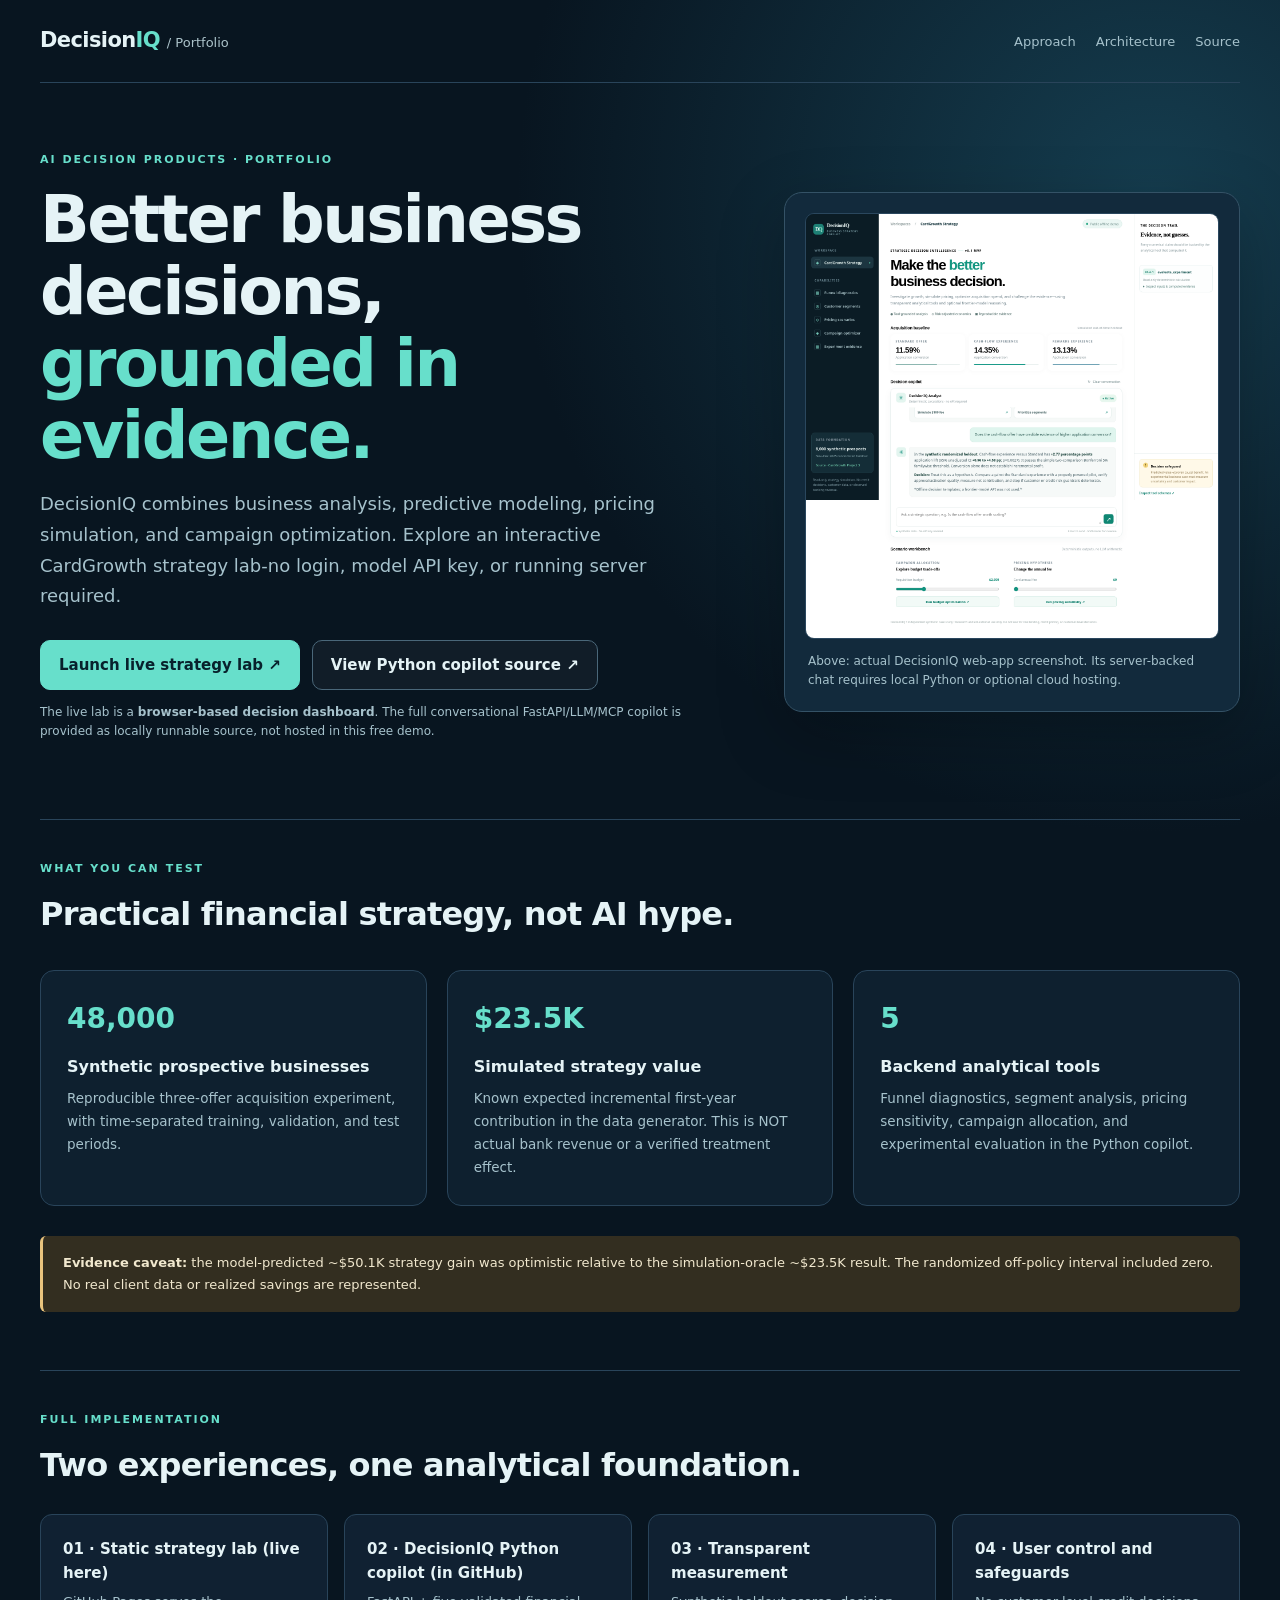
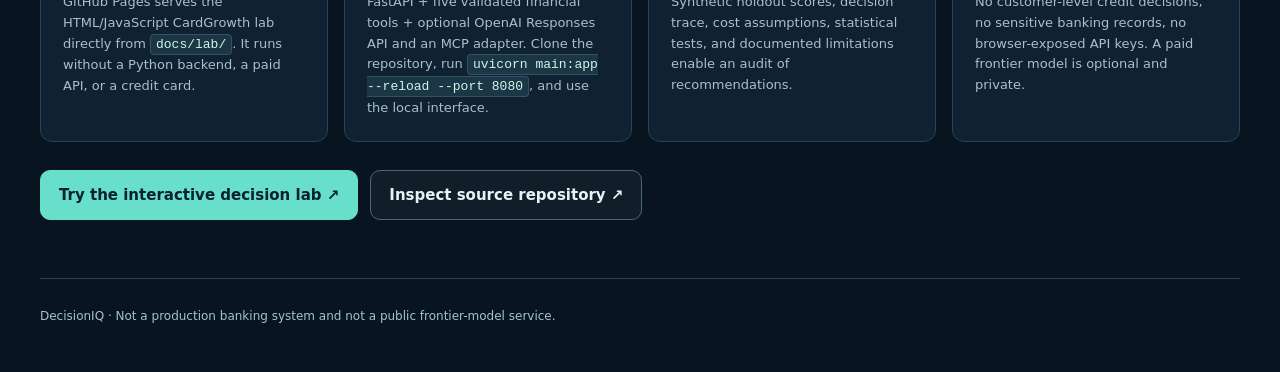
<file: docs/index.html>
<!doctype html>
<html lang="en">
<head>
<meta charset="utf-8"><meta name="viewport" content="width=device-width,initial-scale=1">
<meta name="theme-color" content="#081622"><meta name="description" content="DecisionIQ: evidence-grounded business strategy and optimization portfolio, featuring an interactive synthetic CardGrowth Decision Lab.">
<title>DecisionIQ | Business Strategy & AI Decision Lab</title>
<style>
:root{color-scheme:dark;--bg:#081520;--surface:#122638;--surface2:#102132;--line:#29445a;--ink:#e5f3f6;--muted:#a6c2cc;--accent:#67dfcb;--accent2:#a9b4ff}*{box-sizing:border-box}html{scroll-behavior:smooth}body{font:15px/1.6 Inter,ui-sans-serif,system-ui,-apple-system,Segoe UI,Arial,sans-serif;margin:0;background:radial-gradient(circle at 90% 10%,#153d4f,transparent 30%),var(--bg);color:var(--ink)}a{color:inherit;text-decoration:none}.wrap{width:100%;max-width:100%;margin:0;padding:0 40px}.top{padding:24px 0;display:flex;justify-content:space-between;align-items:center;gap:12px;border-bottom:1px solid var(--line)}.brand{font-weight:850;font-size:21px;letter-spacing:-.6px}.brand span{color:var(--accent)}.topnav a{font-size:13px;color:var(--muted);margin-left:20px}.topnav a:hover{color:var(--ink)}.label{letter-spacing:2px;text-transform:uppercase;font-size:11px;font-weight:800;color:var(--accent)}.hero{display:grid;grid-template-columns:1.2fr .8fr;gap:60px;padding:68px 0 66px;align-items:center}.hero h1{font-size:clamp(38px,5.1vw,72px);letter-spacing:-2.5px;line-height:1.1;margin:16px 0}.hero h1 em{font-style:normal;color:var(--accent)}.lead{font-size:18px;line-height:1.7;color:var(--muted);max-width:90%}.buttons{display:flex;gap:12px;flex-wrap:wrap;margin-top:28px}.button{display:inline-block;padding:12px 18px;border-radius:10px;font-weight:750;border:1px solid #4a6779;transition:transform .12s}.button:hover{transform:translateY(-2px)}.primary{background:var(--accent);border-color:var(--accent);color:#08212c}.secondary{background:rgba(255,255,255,.035)}.sub{font-size:12px;color:var(--muted);margin-top:13px}.visual{padding:20px;border-radius:18px;background:#122a3c;border:1px solid #345266;box-shadow:0 22px 65px rgba(0,0,0,.25);width:100%}.visual img{width:100%;height:auto;display:block;border-radius:9px;border:1px solid #2a475e}.visual-caption{font-size:12px;color:var(--muted);margin:13px 3px 1px}.cards{display:grid;grid-template-columns:repeat(3,1fr);gap:20px;margin:30px 0}.card{background:rgba(17,37,53,.75);border:1px solid var(--line);border-radius:14px;padding:26px}.card .num{font-size:28px;font-weight:850;color:var(--accent);font-variant-numeric:tabular-nums}.card h3{font-size:16px;margin:12px 0 8px}.card p{color:var(--muted);font-size:13.5px;line-height:1.7;margin:0}.section{padding:40px 0 58px;border-top:1px solid var(--line)}.section h2{font-size:32px;letter-spacing:-.8px;margin:11px 0}.section p{color:var(--muted);max-width:100%}.steps{display:grid;grid-template-columns:repeat(4,1fr);gap:16px;margin:23px 0 24px}.step{padding:22px;border:1px solid var(--line);border-radius:12px;background:var(--surface2)}.step strong{display:block;color:var(--ink);margin-bottom:7px}.step p{margin:0;font-size:13px}.notice{border-left:3px solid #e9c47e;background:#332e20;padding:16px 20px;border-radius:6px;color:#f1e8ce;font-size:13px;line-height:1.7}.foot{font-size:12px;color:var(--muted);border-top:1px solid var(--line);padding:28px 0 48px}.foot a{color:var(--accent)}code{background:#1c3645;border:1px solid #335263;border-radius:4px;padding:2px 5px;color:#cbf8eb}@media(max-width:1100px){.steps{grid-template-columns:repeat(2,1fr)}}@media(max-width:850px){.wrap{padding:0 20px}.hero{grid-template-columns:1fr;gap:30px;padding:48px 0}.cards{grid-template-columns:1fr}.steps{grid-template-columns:1fr}.topnav a{margin-left:8px}.hero h1{font-size:43px}}
</style>
</head>
<body><div class="wrap"><header class="top"><div class="brand">Decision<span>IQ</span> <span style="font-weight:500;color:#acc3ca;font-size:13px;letter-spacing:0">/ Portfolio</span></div><nav class="topnav"><a href="#method">Approach</a><a href="#technical">Architecture</a><a id="sourceLink" href="#technical">Source</a></nav></header>
<main>
<section class="hero"><div><div class="label">AI decision products · Portfolio</div><h1>Better business decisions, <em>grounded in evidence.</em></h1><p class="lead">DecisionIQ combines business analysis, predictive modeling, pricing simulation, and campaign optimization. Explore an interactive CardGrowth strategy lab-no login, model API key, or running server required.</p><div class="buttons"><a class="button primary" href="./lab/index.html">Launch live strategy lab ↗</a><a class="button secondary" id="sourceCTA" href="#technical">View Python copilot source ↗</a></div><p class="sub">The live lab is a <strong>browser-based decision dashboard</strong>. The full conversational FastAPI/LLM/MCP copilot is provided as locally runnable source, not hosted in this free demo.</p></div><div class="visual"><img src="./preview.png" alt="Screenshot of the separate locally runnable DecisionIQ conversational interface" loading="lazy"><p class="visual-caption">Above: actual DecisionIQ web-app screenshot. Its server-backed chat requires local Python or optional cloud hosting.</p></div></section>
<section class="section" id="method"><div class="label">What you can test</div><h2>Practical financial strategy, not AI hype.</h2><div class="cards"><article class="card"><div class="num">48,000</div><h3>Synthetic prospective businesses</h3><p>Reproducible three-offer acquisition experiment, with time-separated training, validation, and test periods.</p></article><article class="card"><div class="num">$23.5K</div><h3>Simulated strategy value</h3><p>Known expected incremental first-year contribution in the data generator. This is NOT actual bank revenue or a verified treatment effect.</p></article><article class="card"><div class="num">5</div><h3>Backend analytical tools</h3><p>Funnel diagnostics, segment analysis, pricing sensitivity, campaign allocation, and experimental evaluation in the Python copilot.</p></article></div><div class="notice"><strong>Evidence caveat:</strong> the model-predicted ~$50.1K strategy gain was optimistic relative to the simulation-oracle ~$23.5K result. The randomized off-policy interval included zero. No real client data or realized savings are represented.</div></section>
<section class="section" id="technical"><div class="label">Full implementation</div><h2>Two experiences, one analytical foundation.</h2><div class="steps"><div class="step"><strong>01 · Static strategy lab (live here)</strong><p>GitHub Pages serves the HTML/JavaScript CardGrowth lab directly from <code>docs/lab/</code>. It runs without a Python backend, a paid API, or a credit card.</p></div><div class="step"><strong>02 · DecisionIQ Python copilot (in GitHub)</strong><p>FastAPI + five validated financial tools + optional OpenAI Responses API and an MCP adapter. Clone the repository, run <code>uvicorn main:app --reload --port 8080</code>, and use the local interface.</p></div><div class="step"><strong>03 · Transparent measurement</strong><p>Synthetic holdout scores, decision trace, cost assumptions, statistical tests, and documented limitations enable an audit of recommendations.</p></div><div class="step"><strong>04 · User control and safeguards</strong><p>No customer-level credit decisions, no sensitive banking records, no browser-exposed API keys. A paid frontier model is optional and private.</p></div></div><div class="buttons"><a class="button primary" href="./lab/index.html">Try the interactive decision lab ↗</a><a class="button secondary" id="sourceBottom" href="#technical">Inspect source repository ↗</a></div></section>
</main><footer class="foot">DecisionIQ · Not a production banking system and not a public frontier-model service.</footer></div>
<script>
const p = window.location.pathname.split('/').filter(Boolean);
const owner = window.location.hostname.endsWith('.github.io') ? window.location.hostname.replace(/\.github\.io$/, '') : null;
const repo = p.length ? p : 'decisioniq-copilot';
if (owner) {
  const url = 'https://github.com' + encodeURIComponent(owner) + '/' + encodeURIComponent(repo);
  ['sourceLink', 'sourceCTA', 'sourceBottom'].forEach(id => {
    const el = document.getElementById(id);
    if (el) el.href = url;
  });
}
</script>
</body>
</html>
</file>
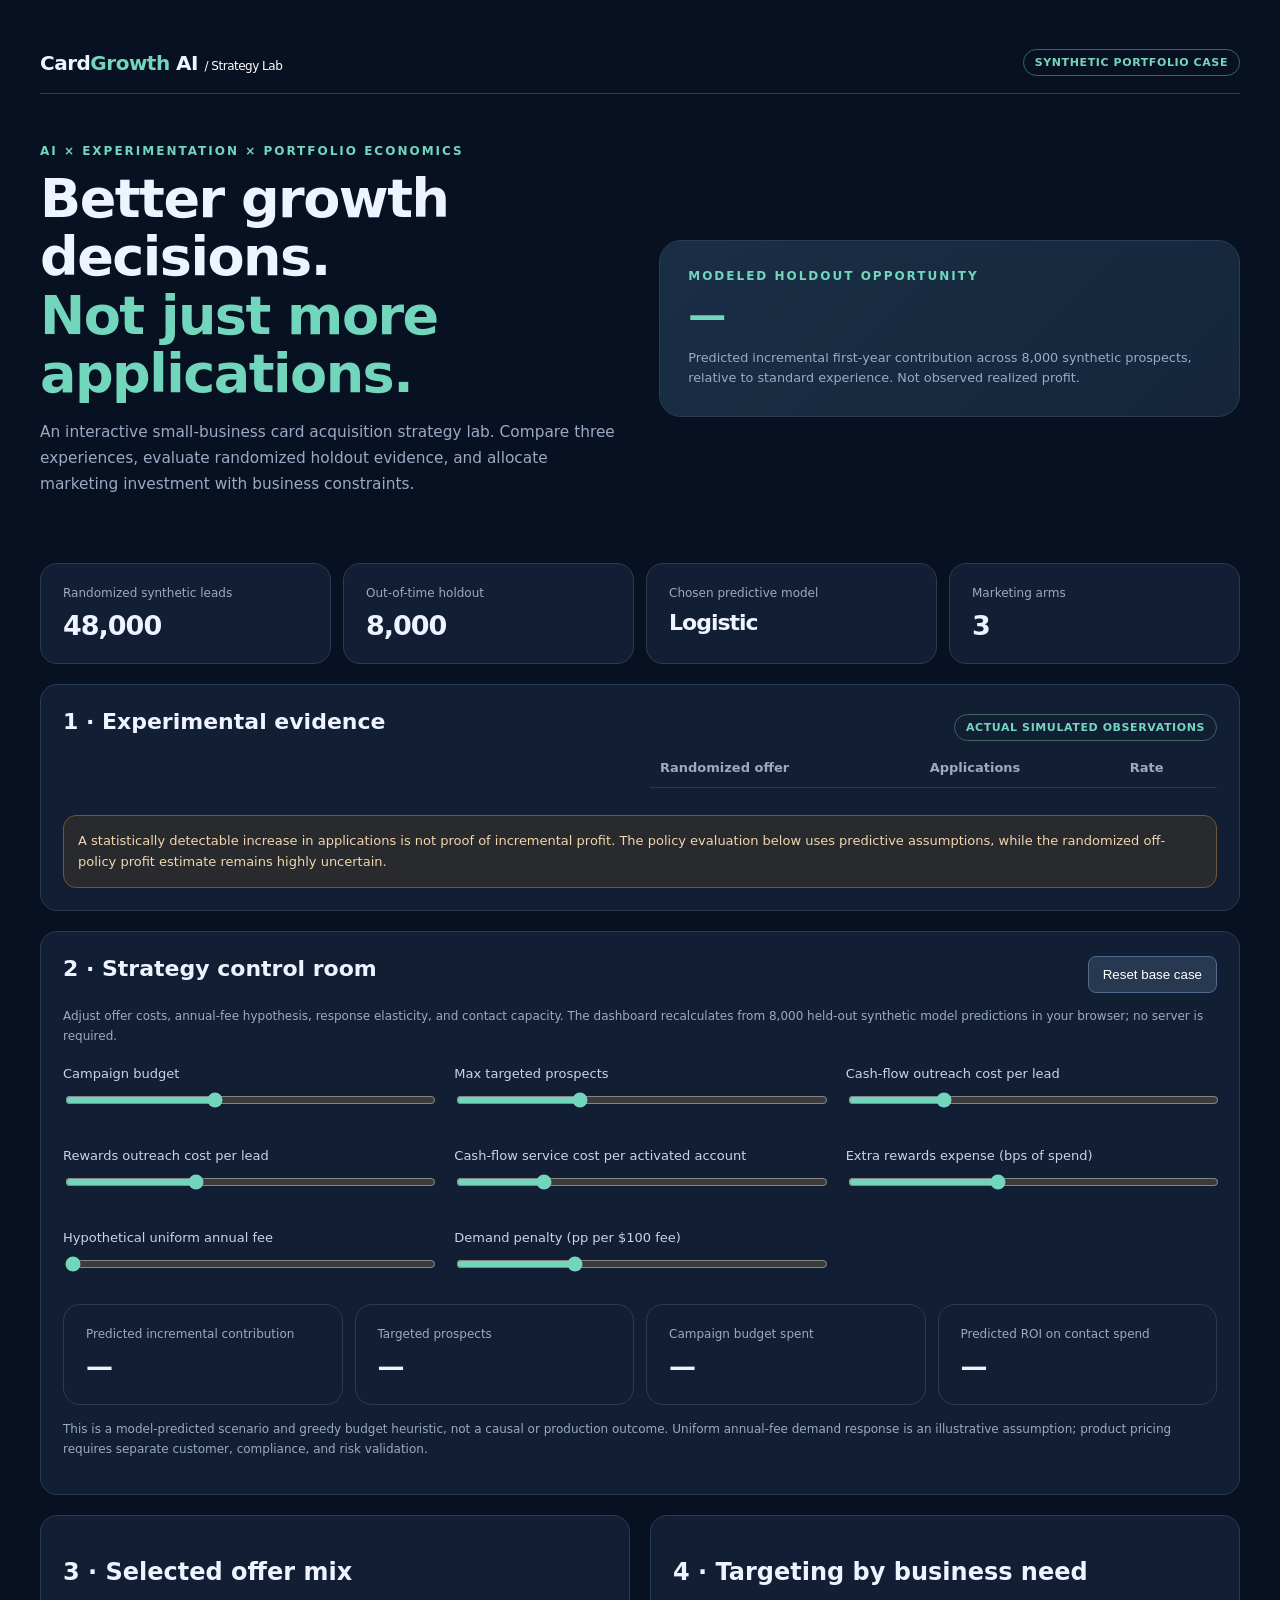
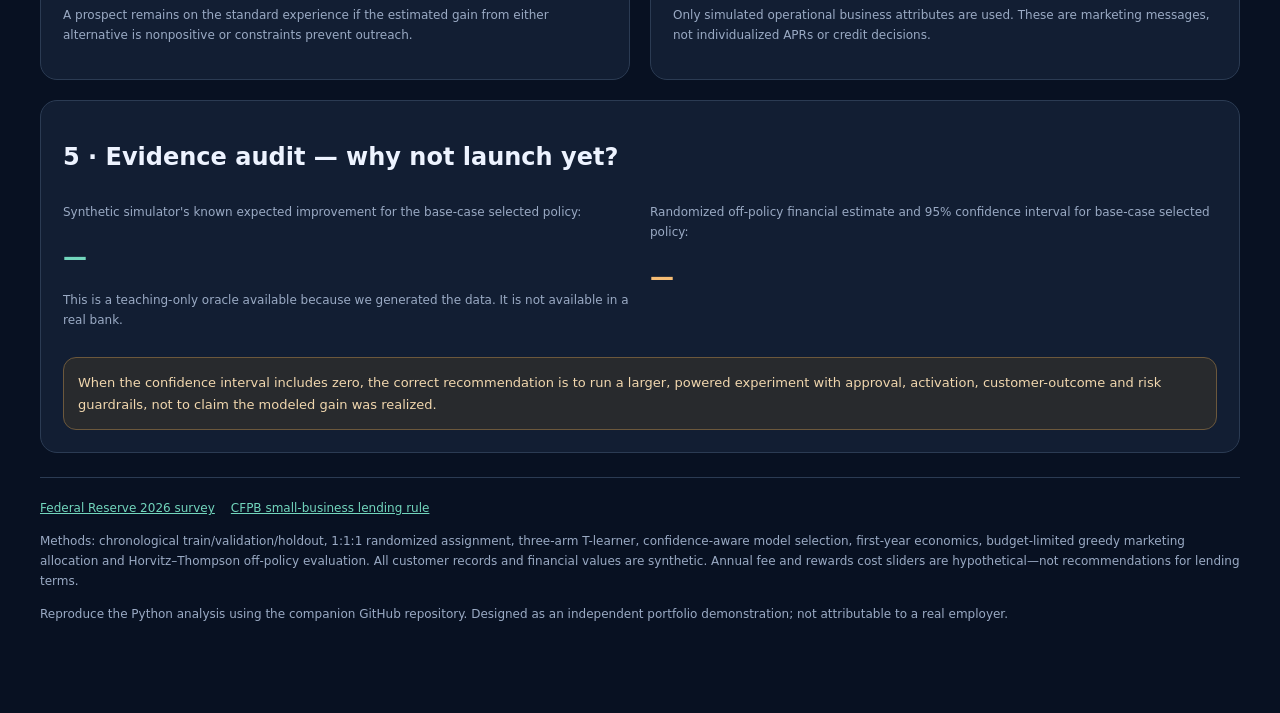
<file: docs/lab/index.html>
<!doctype html>
<html lang="en"><head><meta charset="utf-8"><meta name="viewport" content="width=device-width, initial-scale=1">
<meta name="description" content="CardGrowth AI: a synthetic data portfolio lab for small-business card experimentation, targeting and unit economics."><title>CardGrowth AI | Strategy Lab</title>
<style>
:root{font-family:Inter,ui-sans-serif,system-ui,-apple-system,Segoe UI,Arial,sans-serif;background:#081122;color:#edf3ff;--muted:#9aaac4;--card:#121e33;--border:#2b3b53;--accent:#72d6bd;--blue:#90abff}
*{box-sizing:border-box}body{margin:0;width:100%;min-height:100vh;overflow-x:hidden}a{color:var(--accent)}
.wrap{width:100%;max-width:1400px;margin:auto;padding:clamp(16px, 3vw, 32px) clamp(16px, 4vw, 40px) clamp(40px, 6vw, 80px)}
.top{display:flex;justify-content:space-between;align-items:center;flex-wrap:wrap;gap:12px;border-bottom:1px solid var(--border);padding:17px 0}
.mark{font-weight:900;letter-spacing:-.5px;font-size:clamp(17px, 2vw, 20px)}
.mark span{color:var(--accent)}
.chip{display:inline-flex;gap:6px;border:1px solid #3d665f;color:var(--accent);border-radius:30px;padding:6px 11px;font-size:11px;font-weight:700;letter-spacing:.6px;text-transform:uppercase}
.hero{display:grid;grid-template-columns:repeat(auto-fit, minmax(min(100%, 340px), 1fr));gap:clamp(20px, 3vw, 40px);align-items:center;padding:clamp(24px, 4vw, 50px) 0}
.eyebrow{color:var(--accent);font-size:12px;letter-spacing:2px;font-weight:800}
.hero h1{font-size:clamp(28px, 4.5vw, 54px);line-height:1.08;letter-spacing:-1.5px;margin:12px 0 16px}
.hero p{color:var(--muted);font-size:clamp(14px, 1.2vw, 16px);line-height:1.7}
.bigbox{border:1px solid var(--border);background:linear-gradient(135deg,#192e45,#15263b);border-radius:22px;padding:clamp(20px, 3vw, 28px)}
.bigbox strong{font-size:clamp(30px, 4vw, 38px);color:var(--accent);display:block;margin:10px 0}
.bigbox small{line-height:1.5;color:var(--muted);font-size:clamp(12px, 1vw, 13px)}
.grid{display:grid;grid-template-columns:repeat(auto-fit, minmax(min(100%, 220px), 1fr));gap:12px}
.kpi,.panel{background:var(--card);border:1px solid var(--border);border-radius:17px;padding:clamp(16px, 2.5vw, 22px)}
.kpi label{display:block;font-size:12px;color:var(--muted);margin-bottom:10px}
.kpi b{font-size:clamp(22px, 2.5vw, 27px);letter-spacing:-1px}
.panel{margin-top:20px}
.sectionhead{display:flex;justify-content:space-between;align-items:center;flex-wrap:wrap;gap:10px}
.sectionhead h2{margin:2px 0 14px;font-size:clamp(18px, 2vw, 22px)}
.twocol{display:grid;grid-template-columns:repeat(auto-fit, minmax(min(100%, 320px), 1fr));gap:20px}
.controls{display:grid;grid-template-columns:repeat(auto-fit, minmax(min(100%, 280px), 1fr));gap:20px}
.controls label{display:flex;justify-content:space-between;gap:10px;color:#c6d4ea;font-size:13px;margin-bottom:9px}
.controls label strong{color:var(--accent)}
input[type=range]{width:100%;accent-color:var(--accent)}
.field{padding:8px 0}
.sub{font-size:12px;color:var(--muted);line-height:1.65}
.barrow{margin:15px 0}
.barlabel{display:flex;justify-content:space-between;font-size:13px;margin-bottom:8px}
.track{width:100%;height:14px;background:#283951;border-radius:10px;overflow:hidden}
.fill{height:100%;border-radius:10px;background:var(--accent);width:0;transition:width .2s}
.fill.gold{background:#f6bd75}
.fill.gray{background:#7995b8}
.table-responsive{width:100%;overflow-x:auto;-webkit-overflow-scrolling:touch}
table{width:100%;border-collapse:collapse;font-size:13px;min-width:280px}
td,th{padding:12px 10px;border-bottom:1px solid #263751;text-align:left}
th{color:var(--muted);font-weight:600}
.good{color:var(--accent)}
.warn{color:#f6bd75}
.foot{margin-top:24px;border-top:1px solid var(--border);padding-top:20px;font-size:12px;color:var(--muted);line-height:1.7}
.footerlinks{display:flex;flex-wrap:wrap;gap:16px}
.warning{background:#282a2d;border:1px solid #6c583c;border-radius:13px;padding:14px;font-size:13px;color:#f1d7ae;margin-top:15px;line-height:1.65}
button{background:#273851;color:white;border:1px solid #546b8e;padding:10px 14px;border-radius:8px;cursor:pointer}
button:hover{background:#365070}
</style></head><body><div class="wrap">
<div class="top"><div class="mark">Card<span>Growth</span> AI <span style="color:#fff;font-size:12px;font-weight:400">/ Strategy Lab</span></div><div class="chip">Synthetic portfolio case</div></div>
<section class="hero"><div><div class="eyebrow">AI × EXPERIMENTATION × PORTFOLIO ECONOMICS</div><h1>Better growth decisions.<br><span style="color:#72d6bd">Not just more applications.</span></h1><p>An interactive small-business card acquisition strategy lab. Compare three experiences, evaluate randomized holdout evidence, and allocate marketing investment with business constraints.</p></div><div class="bigbox"><div class="eyebrow">MODELED HOLDOUT OPPORTUNITY</div><strong id="heroGain">—</strong><small>Predicted incremental first-year contribution across 8,000 synthetic prospects, relative to standard experience. Not observed realized profit.</small></div></section>
<div class="grid"><div class="kpi"><label>Randomized synthetic leads</label><b>48,000</b></div><div class="kpi"><label>Out-of-time holdout</label><b>8,000</b></div><div class="kpi"><label>Chosen predictive model</label><b style="font-size:22px">Logistic</b></div><div class="kpi"><label>Marketing arms</label><b>3</b></div></div>
<section class="panel"><div class="sectionhead"><h2>1 · Experimental evidence</h2><span class="chip">Actual simulated observations</span></div><div class="twocol"><div id="conversionBars"></div><div><div class="table-responsive"><table><thead><tr><th>Randomized offer</th><th>Applications</th><th>Rate</th></tr></thead><tbody id="experimentTable"></tbody></table></div><p class="sub" id="experimentNote"></p></div></div><div class="warning">A statistically detectable increase in applications is not proof of incremental profit. The policy evaluation below uses predictive assumptions, while the randomized off-policy profit estimate remains highly uncertain.</div></section>
<section class="panel"><div class="sectionhead"><h2>2 · Strategy control room</h2><button onclick="resetInputs()">Reset base case</button></div><p class="sub">Adjust offer costs, annual-fee hypothesis, response elasticity, and contact capacity. The dashboard recalculates from 8,000 held-out synthetic model predictions in your browser; no server is required.</p><div class="controls">
<div class="field"><label>Campaign budget <strong id="budgetVal"></strong></label><input id="budget" type="range" min="0" max="6500" step="100" value="2600"></div>
<div class="field"><label>Max targeted prospects <strong id="contactsVal"></strong></label><input id="contacts" type="range" min="0" max="8000" step="100" value="2600"></div>
<div class="field"><label>Cash-flow outreach cost per lead <strong id="cashCostVal"></strong></label><input id="cashCost" type="range" min="0.1" max="2.5" step="0.1" value="0.7"></div>
<div class="field"><label>Rewards outreach cost per lead <strong id="rewardCostVal"></strong></label><input id="rewardCost" type="range" min="0.1" max="3.0" step="0.1" value="1.1"></div>
<div class="field"><label>Cash-flow service cost per activated account <strong id="serviceVal"></strong></label><input id="service" type="range" min="0" max="80" step="2" value="18"></div>
<div class="field"><label>Extra rewards expense (bps of spend) <strong id="rewardBpsVal"></strong></label><input id="rewardBps" type="range" min="0" max="30" step="1" value="12"></div>
<div class="field"><label>Hypothetical uniform annual fee <strong id="feeVal"></strong></label><input id="fee" type="range" min="0" max="120" step="5" value="0"></div>
<div class="field"><label>Demand penalty (pp per $100 fee) <strong id="elasticityVal"></strong></label><input id="elasticity" type="range" min="0" max="4" step="0.25" value="1.2"></div>
</div><div class="grid" style="margin-top:20px"><div class="kpi"><label>Predicted incremental contribution</label><b id="gain">—</b></div><div class="kpi"><label>Targeted prospects</label><b id="targeted">—</b></div><div class="kpi"><label>Campaign budget spent</label><b id="spent">—</b></div><div class="kpi"><label>Predicted ROI on contact spend</label><b id="roi">—</b></div></div><p class="sub" style="margin-top:15px">This is a model-predicted scenario and greedy budget heuristic, not a causal or production outcome. Uniform annual-fee demand response is an illustrative assumption; product pricing requires separate customer, compliance, and risk validation.</p></section>
<section class="twocol"><div class="panel"><h2>3 · Selected offer mix</h2><div id="mix"></div><p class="sub">A prospect remains on the standard experience if the estimated gain from either alternative is nonpositive or constraints prevent outreach.</p></div><div class="panel"><h2>4 · Targeting by business need</h2><div id="segmentBars"></div><p class="sub">Only simulated operational business attributes are used. These are marketing messages, not individualized APRs or credit decisions.</p></div></section>
<section class="panel"><h2>5 · Evidence audit — why not launch yet?</h2><div class="twocol"><div><p class="sub">Synthetic simulator's known expected improvement for the base-case selected policy:</p><h2 class="good" id="oracle">—</h2><p class="sub">This is a teaching-only oracle available because we generated the data. It is not available in a real bank.</p></div><div><p class="sub">Randomized off-policy financial estimate and 95% confidence interval for base-case selected policy:</p><h2 class="warn" id="ipw">—</h2><p class="sub" id="ipwci"></p></div></div><div class="warning">When the confidence interval includes zero, the correct recommendation is to run a larger, powered experiment with approval, activation, customer-outcome and risk guardrails, not to claim the modeled gain was realized.</div></section>
<div class="foot"><div class="footerlinks"><a href="https://www.fedsmallbusiness.org/2026-report-on-employer-firms" target="_blank" rel="noopener">Federal Reserve 2026 survey</a><a href="https://www.consumerfinance.gov/1071-rule/" target="_blank" rel="noopener">CFPB small-business lending rule</a></div><p>Methods: chronological train/validation/holdout, 1:1:1 randomized assignment, three-arm T-learner, confidence-aware model selection, first-year economics, budget-limited greedy marketing allocation and Horvitz–Thompson off-policy evaluation. All customer records and financial values are synthetic. Annual fee and rewards cost sliders are hypothetical—not recommendations for lending terms.</p><p>Reproduce the Python analysis using the companion GitHub repository. Designed as an independent portfolio demonstration; not attributable to a real employer.</p></div>
</div><script>const DATA={"summary":{"data":{"rows":48000,"train":32000,"validation":8000,"test":8000,"unique_leads":48000,"assignment":"uniform, randomized across 3 arms","date_range":"January-December 2025"},"arms":["Standard","Cash-flow experience","Rewards experience"],"results":{"validation":{"logistic":{"policy":{"contacts":2600,"budget_spent":2319.6,"estimated_incremental":51061.03,"cashflow_selected":1351,"rewards_selected":1249},"simulation_oracle":{"baseline":250203.98,"selected":274870.26,"incremental":24666.28},"off_policy_ipw":{"estimate":34080.96,"standard_error":30336.44,"ci95_low":-25378.47,"ci95_high":93540.39},"offer_model_fit":{"Standard":{"n":2673,"observed_conversion":0.10999,"brier":0.0971,"logloss":0.34263},"Cash-flow experience":{"n":2681,"observed_conversion":0.14137,"brier":0.12044,"logloss":0.40394},"Rewards experience":{"n":2646,"observed_conversion":0.13076,"brier":0.11315,"logloss":0.38563}}},"boosting":{"policy":{"contacts":2600,"budget_spent":2333.2,"estimated_incremental":42087.43,"cashflow_selected":1317,"rewards_selected":1283},"simulation_oracle":{"baseline":250203.98,"selected":266395.54,"incremental":16191.56},"off_policy_ipw":{"estimate":43153.23,"standard_error":32009.78,"ci95_low":-19585.94,"ci95_high":105892.4},"offer_model_fit":{"Standard":{"n":2673,"observed_conversion":0.10999,"brier":0.09752,"logloss":0.34468},"Cash-flow experience":{"n":2681,"observed_conversion":0.14137,"brier":0.12082,"logloss":0.40527},"Rewards experience":{"n":2646,"observed_conversion":0.13076,"brier":0.11326,"logloss":0.38592}}}},"test":{"logistic":{"policy":{"contacts":2600,"budget_spent":2290.8,"estimated_incremental":50146.84,"cashflow_selected":1423,"rewards_selected":1177},"simulation_oracle":{"baseline":246412.56,"selected":269896.38,"incremental":23483.81},"off_policy_ipw":{"estimate":766.77,"standard_error":33814.79,"ci95_low":-65510.22,"ci95_high":67043.76},"offer_model_fit":{"Standard":{"n":2719,"observed_conversion":0.11585,"brier":0.10147,"logloss":0.35393},"Cash-flow experience":{"n":2592,"observed_conversion":0.14352,"brier":0.12192,"logloss":0.40708},"Rewards experience":{"n":2689,"observed_conversion":0.13128,"brier":0.11301,"logloss":0.38384}}},"boosting":{"policy":{"contacts":2600,"budget_spent":2325.2,"estimated_incremental":41733.8,"cashflow_selected":1337,"rewards_selected":1263},"simulation_oracle":{"baseline":246412.56,"selected":262070.99,"incremental":15658.42},"off_policy_ipw":{"estimate":-21806.94,"standard_error":32948.77,"ci95_low":-86386.52,"ci95_high":42772.64},"offer_model_fit":{"Standard":{"n":2719,"observed_conversion":0.11585,"brier":0.1018,"logloss":0.35556},"Cash-flow experience":{"n":2592,"observed_conversion":0.14352,"brier":0.12228,"logloss":0.40884},"Rewards experience":{"n":2689,"observed_conversion":0.13128,"brier":0.11307,"logloss":0.38456}}}}},"assumptions":{"monthly_prospect_flow":4000,"holdout_contacts_cap":2600,"holdout_contact_budget":2600,"cashflow_cost_per_contact":0.7,"rewards_cost_per_contact":1.1,"cashflow_cost_per_active_account":18,"incremental_rewards_per_annual_spend_dollar":0.0012,"model_outcome":"application conversion","financial_horizon":"first-year modeled contribution, not lifetime value"},"selected":"logistic","model_selection":{"rule":"Prefer logistic unless boosting has statistically persuasive positive incremental validation IPW uplift (one-sided positive 95% two-sided lower bound and 10% uplift).","boosting_minus_logistic_validation_IPW":9072.27,"se":24699.02,"ci95_lower":-39337.81,"ci95_upper":57482.35,"caveat":"High variance and correlated comparison; do not treat as real-world evidence."},"holdout_observed_arms":[{"assigned_offer":"Cash-flow experience","leads":2592,"applications":372,"approved":238,"activated":201,"synthetic_contribution":88285.7,"application_rate":0.14351851851851852,"approval_rate":0.6397849462365591,"activation_rate":0.8445378151260504},{"assigned_offer":"Rewards experience","leads":2689,"applications":353,"approved":243,"activated":200,"synthetic_contribution":78479.08,"application_rate":0.1312755671253254,"approval_rate":0.6883852691218131,"activation_rate":0.823045267489712},{"assigned_offer":"Standard","leads":2719,"applications":315,"approved":206,"activated":177,"synthetic_contribution":92429.8,"application_rate":0.11585141596175064,"approval_rate":0.653968253968254,"activation_rate":0.8592233009708737}],"experiment_significance":{"Cash-flow experience":{"control_conversion":0.11585,"test_conversion":0.14352,"absolute_percentage_point_lift":2.767,"relative_lift_pct":23.88,"ci95_pp":[0.959,4.575],"p_value_unadjusted":0.00271,"caution":"Exploratory two-sided normal approximation; no multiple-comparison correction."},"Rewards experience":{"control_conversion":0.11585,"test_conversion":0.13128,"absolute_percentage_point_lift":1.542,"relative_lift_pct":13.31,"ci95_pp":[-0.212,3.296],"p_value_unadjusted":0.08478,"caution":"Exploratory two-sided normal approximation; no multiple-comparison correction."}},"experiment_design":{"alpha_per_comparison":0.05,"power_target":0.8,"required_per_arm_for_1pp_abs_lift":16576,"required_per_arm_for_2pp_abs_lift":4292,"caution":"Illustrative two-arm power; multiple arms require multiplicity adjustment; conversions not enough to prove profitable lift."},"holdout_benchmarks":{"all_standard":{"baseline":246412.56,"selected":246412.56,"incremental":0.0},"random_budgeted":{"baseline":246412.56,"selected":249772.77,"incremental":3360.21},"selected_model":{"baseline":246412.56,"selected":269896.38,"incremental":23483.81},"unattainable_simulation_oracle":{"baseline":246412.56,"selected":278272.89,"incremental":31860.33},"all_cashflow_unconstrained":{"baseline":246412.56,"selected":270510.61,"incremental":24098.05},"all_rewards_unconstrained":{"baseline":246412.56,"selected":239970.82,"incremental":-6441.74}},"segments":[{"segment":"Cash-flow constrained","leads":3125,"targeted":971,"cashflow":951,"rewards":20,"simulated_expected_incremental":12515.53},{"segment":"Growth-focused","leads":2614,"targeted":690,"cashflow":391,"rewards":299,"simulated_expected_incremental":-798.75},{"segment":"Spend-intensive","leads":2261,"targeted":939,"cashflow":81,"rewards":858,"simulated_expected_incremental":11767.03}]},"points":[{/* (Data points retained as provided) */}];
</script></body></html>
</file>
